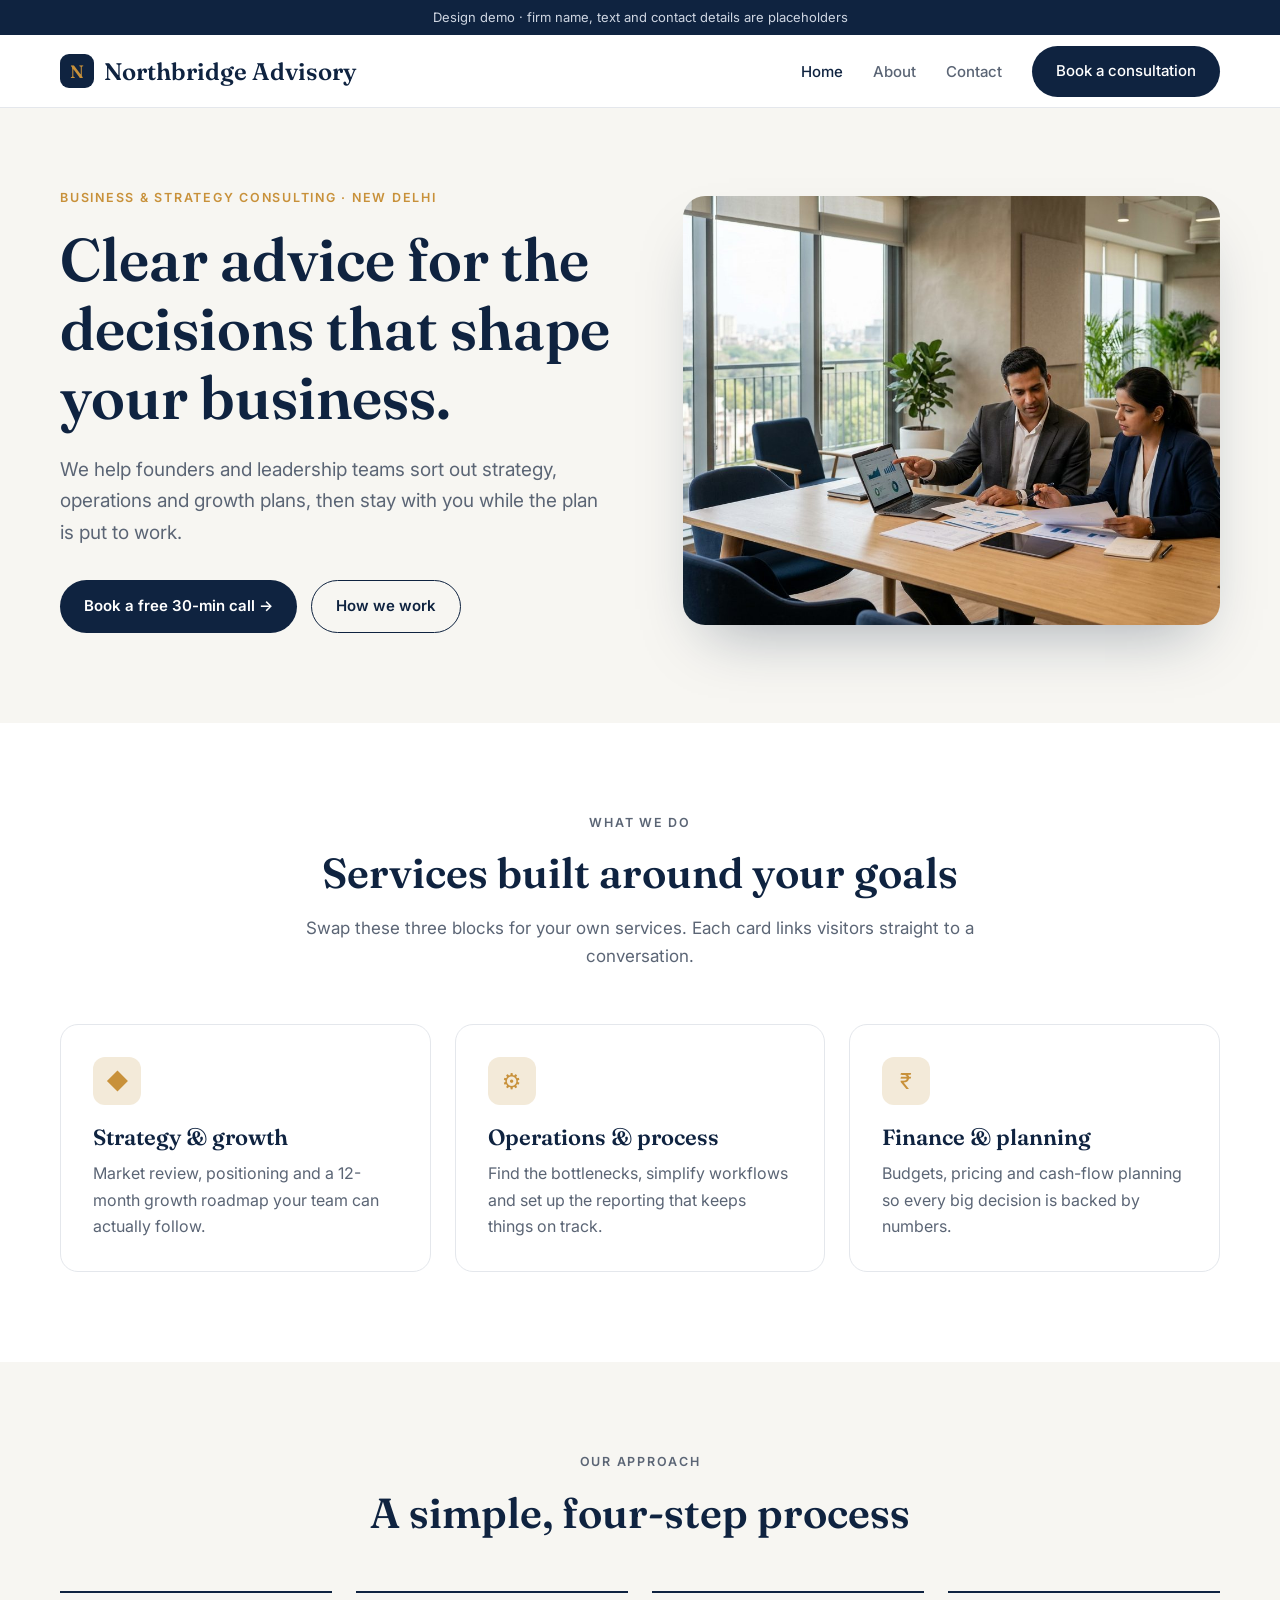
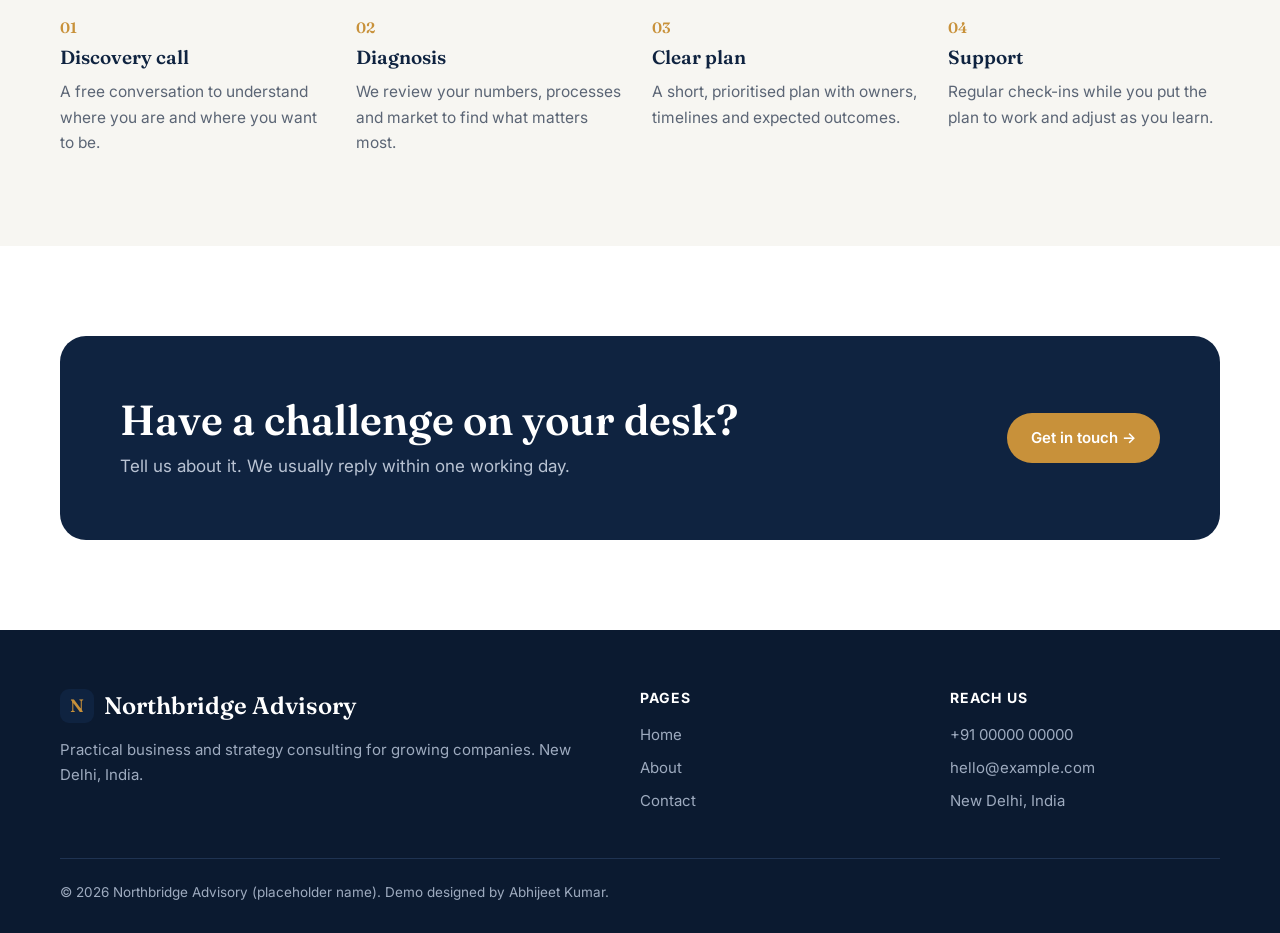
<file: index.html>
<!doctype html><html lang="en"><head><meta charset="utf-8"><meta name="viewport" content="width=device-width,initial-scale=1">
<title>Northbridge Advisory | Business Consulting in New Delhi</title><meta name="description" content="Clear, practical business consulting for growing companies in Delhi NCR and across India."><meta property="og:title" content="Northbridge Advisory | Business Consulting in New Delhi"><meta property="og:description" content="Clear, practical business consulting for growing companies in Delhi NCR and across India.">
<link rel="stylesheet" href="style.css"><link rel="icon" href="data:image/svg+xml,<svg xmlns='http://www.w3.org/2000/svg' viewBox='0 0 32 32'><rect width='32' height='32' rx='8' fill='%230f2340'/><text x='16' y='22' font-size='16' text-anchor='middle' fill='%23c8913a' font-family='serif'>N</text></svg>"></head><body>
<div class="demo-bar">Design demo &middot; firm name, text and contact details are placeholders</div>
<header><div class="wrap nav"><a class="logo" href="index.html"><span>N</span>Northbridge Advisory</a>
<button class="menu-btn" aria-label="Menu" onclick="document.querySelector('.nav ul').classList.toggle('open')">&#9776;</button>
<ul><li><a href="index.html" class="active">Home</a></li><li><a href="about.html" class="">About</a></li><li><a href="contact.html" class="">Contact</a></li><li><a class="btn" href="contact.html">Book a consultation</a></li></ul></div></header>
<section class="hero"><div class="wrap grid"><div><p class="eyebrow">Business &amp; strategy consulting &middot; New Delhi</p>
<h1>Clear advice for the decisions that shape your business.</h1>
<p class="lead">We help founders and leadership teams sort out strategy, operations and growth plans, then stay with you while the plan is put to work.</p>
<div class="cta"><a class="btn" href="contact.html">Book a free 30-min call &rarr;</a><a class="btn ghost" href="about.html">How we work</a></div></div>
<div class="hero-img"><img src="img/hero.jpg" alt="Consultants reviewing a plan with a client"></div></div></section>
<section><div class="wrap"><div class="center"><p class="eyebrow">What we do</p><h2>Services built around your goals</h2><p>Swap these three blocks for your own services. Each card links visitors straight to a conversation.</p></div>
<div class="cards">
<div class="card"><div class="icon">&#9670;</div><h3>Strategy &amp; growth</h3><p>Market review, positioning and a 12-month growth roadmap your team can actually follow.</p></div>
<div class="card"><div class="icon">&#9881;</div><h3>Operations &amp; process</h3><p>Find the bottlenecks, simplify workflows and set up the reporting that keeps things on track.</p></div>
<div class="card"><div class="icon">&#8377;</div><h3>Finance &amp; planning</h3><p>Budgets, pricing and cash-flow planning so every big decision is backed by numbers.</p></div>
</div></div></section>
<section style="background:var(--bg)"><div class="wrap"><div class="center"><p class="eyebrow">Our approach</p><h2>A simple, four-step process</h2></div>
<div class="steps"><div class="step"><h3>Discovery call</h3><p>A free conversation to understand where you are and where you want to be.</p></div>
<div class="step"><h3>Diagnosis</h3><p>We review your numbers, processes and market to find what matters most.</p></div>
<div class="step"><h3>Clear plan</h3><p>A short, prioritised plan with owners, timelines and expected outcomes.</p></div>
<div class="step"><h3>Support</h3><p>Regular check-ins while you put the plan to work and adjust as you learn.</p></div></div></div></section>
<section><div class="wrap"><div class="band"><div><h2>Have a challenge on your desk?</h2><p>Tell us about it. We usually reply within one working day.</p></div><a class="btn gold" href="contact.html">Get in touch &rarr;</a></div></div></section>
<footer><div class="wrap"><div class="cols"><div><a class="logo" href="index.html"><span>N</span>Northbridge Advisory</a><p>Practical business and strategy consulting for growing companies. New Delhi, India.</p></div>
<div><h4>Pages</h4><a href="index.html">Home</a><a href="about.html">About</a><a href="contact.html">Contact</a></div>
<div><h4>Reach us</h4><a href="tel:+910000000000">+91 00000 00000</a><a href="mailto:hello@example.com">hello@example.com</a><a href="contact.html">New Delhi, India</a></div></div>
<div class="copy">&copy; 2026 Northbridge Advisory (placeholder name). Demo designed by Abhijeet Kumar.</div></div></footer></body></html>
</file>
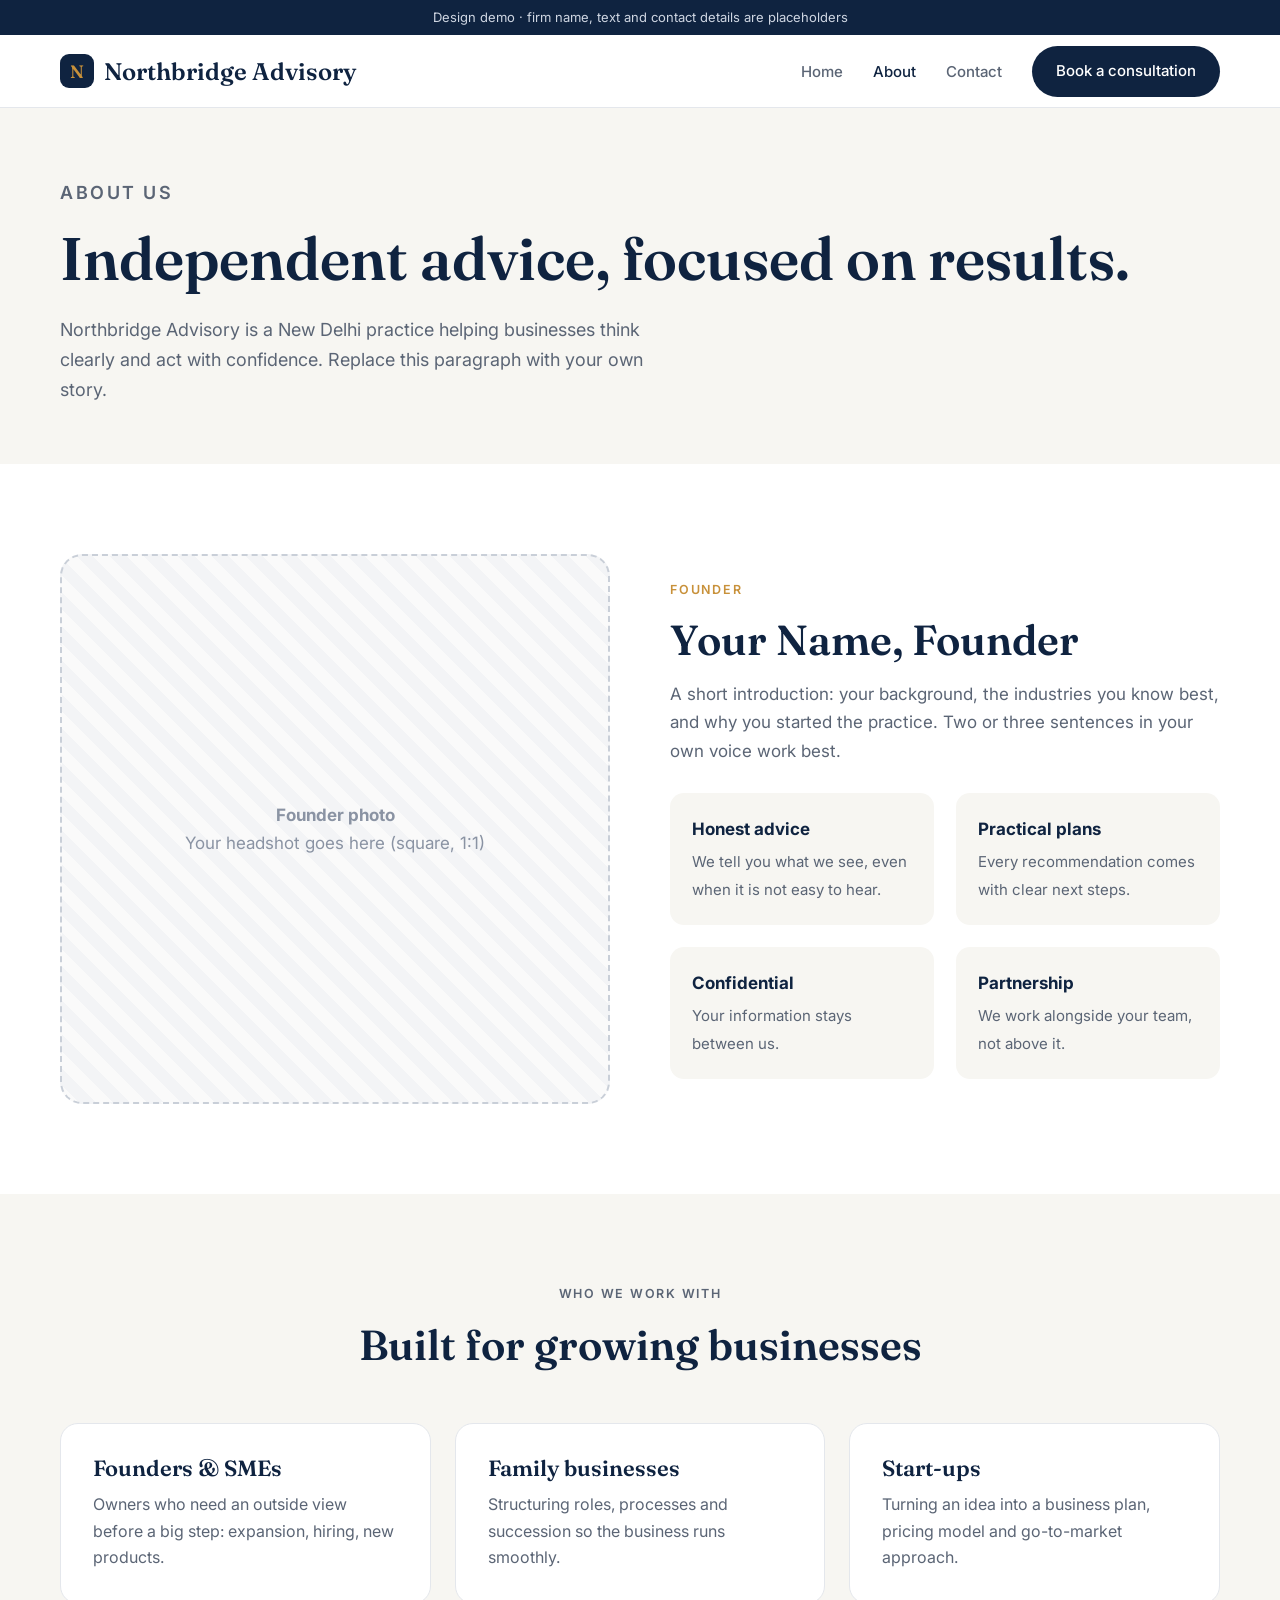
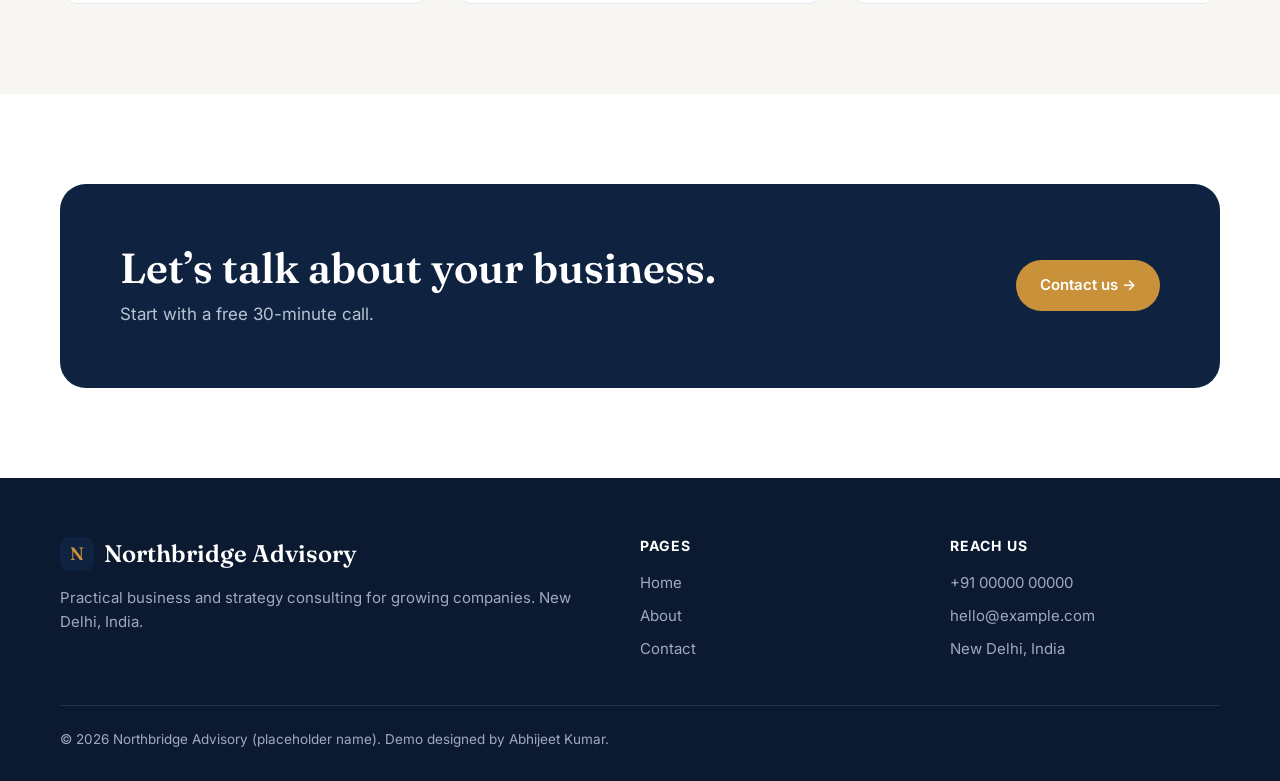
<file: about.html>
<!doctype html><html lang="en"><head><meta charset="utf-8"><meta name="viewport" content="width=device-width,initial-scale=1">
<title>About | Northbridge Advisory</title><meta name="description" content="Who we are and how we work with clients."><meta property="og:title" content="About | Northbridge Advisory"><meta property="og:description" content="Who we are and how we work with clients.">
<link rel="stylesheet" href="style.css"><link rel="icon" href="data:image/svg+xml,<svg xmlns='http://www.w3.org/2000/svg' viewBox='0 0 32 32'><rect width='32' height='32' rx='8' fill='%230f2340'/><text x='16' y='22' font-size='16' text-anchor='middle' fill='%23c8913a' font-family='serif'>N</text></svg>"></head><body>
<div class="demo-bar">Design demo &middot; firm name, text and contact details are placeholders</div>
<header><div class="wrap nav"><a class="logo" href="index.html"><span>N</span>Northbridge Advisory</a>
<button class="menu-btn" aria-label="Menu" onclick="document.querySelector('.nav ul').classList.toggle('open')">&#9776;</button>
<ul><li><a href="index.html" class="">Home</a></li><li><a href="about.html" class="active">About</a></li><li><a href="contact.html" class="">Contact</a></li><li><a class="btn" href="contact.html">Book a consultation</a></li></ul></div></header>
<section class="page-hero"><div class="wrap"><p class="eyebrow">About us</p><h1>Independent advice, focused on results.</h1><p>Northbridge Advisory is a New Delhi practice helping businesses think clearly and act with confidence. Replace this paragraph with your own story.</p></div></section>
<section><div class="wrap split"><div class="ph"><div><b>Founder photo</b><br>Your headshot goes here (square, 1:1)</div></div>
<div><p class="eyebrow">Founder</p><h2>Your Name, Founder</h2><p class="muted">A short introduction: your background, the industries you know best, and why you started the practice. Two or three sentences in your own voice work best.</p>
<div class="values"><div><b>Honest advice</b><span>We tell you what we see, even when it is not easy to hear.</span></div><div><b>Practical plans</b><span>Every recommendation comes with clear next steps.</span></div><div><b>Confidential</b><span>Your information stays between us.</span></div><div><b>Partnership</b><span>We work alongside your team, not above it.</span></div></div></div></div></section>
<section style="background:var(--bg)"><div class="wrap"><div class="center"><p class="eyebrow">Who we work with</p><h2>Built for growing businesses</h2></div>
<div class="cards"><div class="card"><h3>Founders &amp; SMEs</h3><p>Owners who need an outside view before a big step: expansion, hiring, new products.</p></div>
<div class="card"><h3>Family businesses</h3><p>Structuring roles, processes and succession so the business runs smoothly.</p></div>
<div class="card"><h3>Start-ups</h3><p>Turning an idea into a business plan, pricing model and go-to-market approach.</p></div></div></div></section>
<section><div class="wrap"><div class="band"><div><h2>Let&rsquo;s talk about your business.</h2><p>Start with a free 30-minute call.</p></div><a class="btn gold" href="contact.html">Contact us &rarr;</a></div></div></section>
<footer><div class="wrap"><div class="cols"><div><a class="logo" href="index.html"><span>N</span>Northbridge Advisory</a><p>Practical business and strategy consulting for growing companies. New Delhi, India.</p></div>
<div><h4>Pages</h4><a href="index.html">Home</a><a href="about.html">About</a><a href="contact.html">Contact</a></div>
<div><h4>Reach us</h4><a href="tel:+910000000000">+91 00000 00000</a><a href="mailto:hello@example.com">hello@example.com</a><a href="contact.html">New Delhi, India</a></div></div>
<div class="copy">&copy; 2026 Northbridge Advisory (placeholder name). Demo designed by Abhijeet Kumar.</div></div></footer></body></html>
</file>
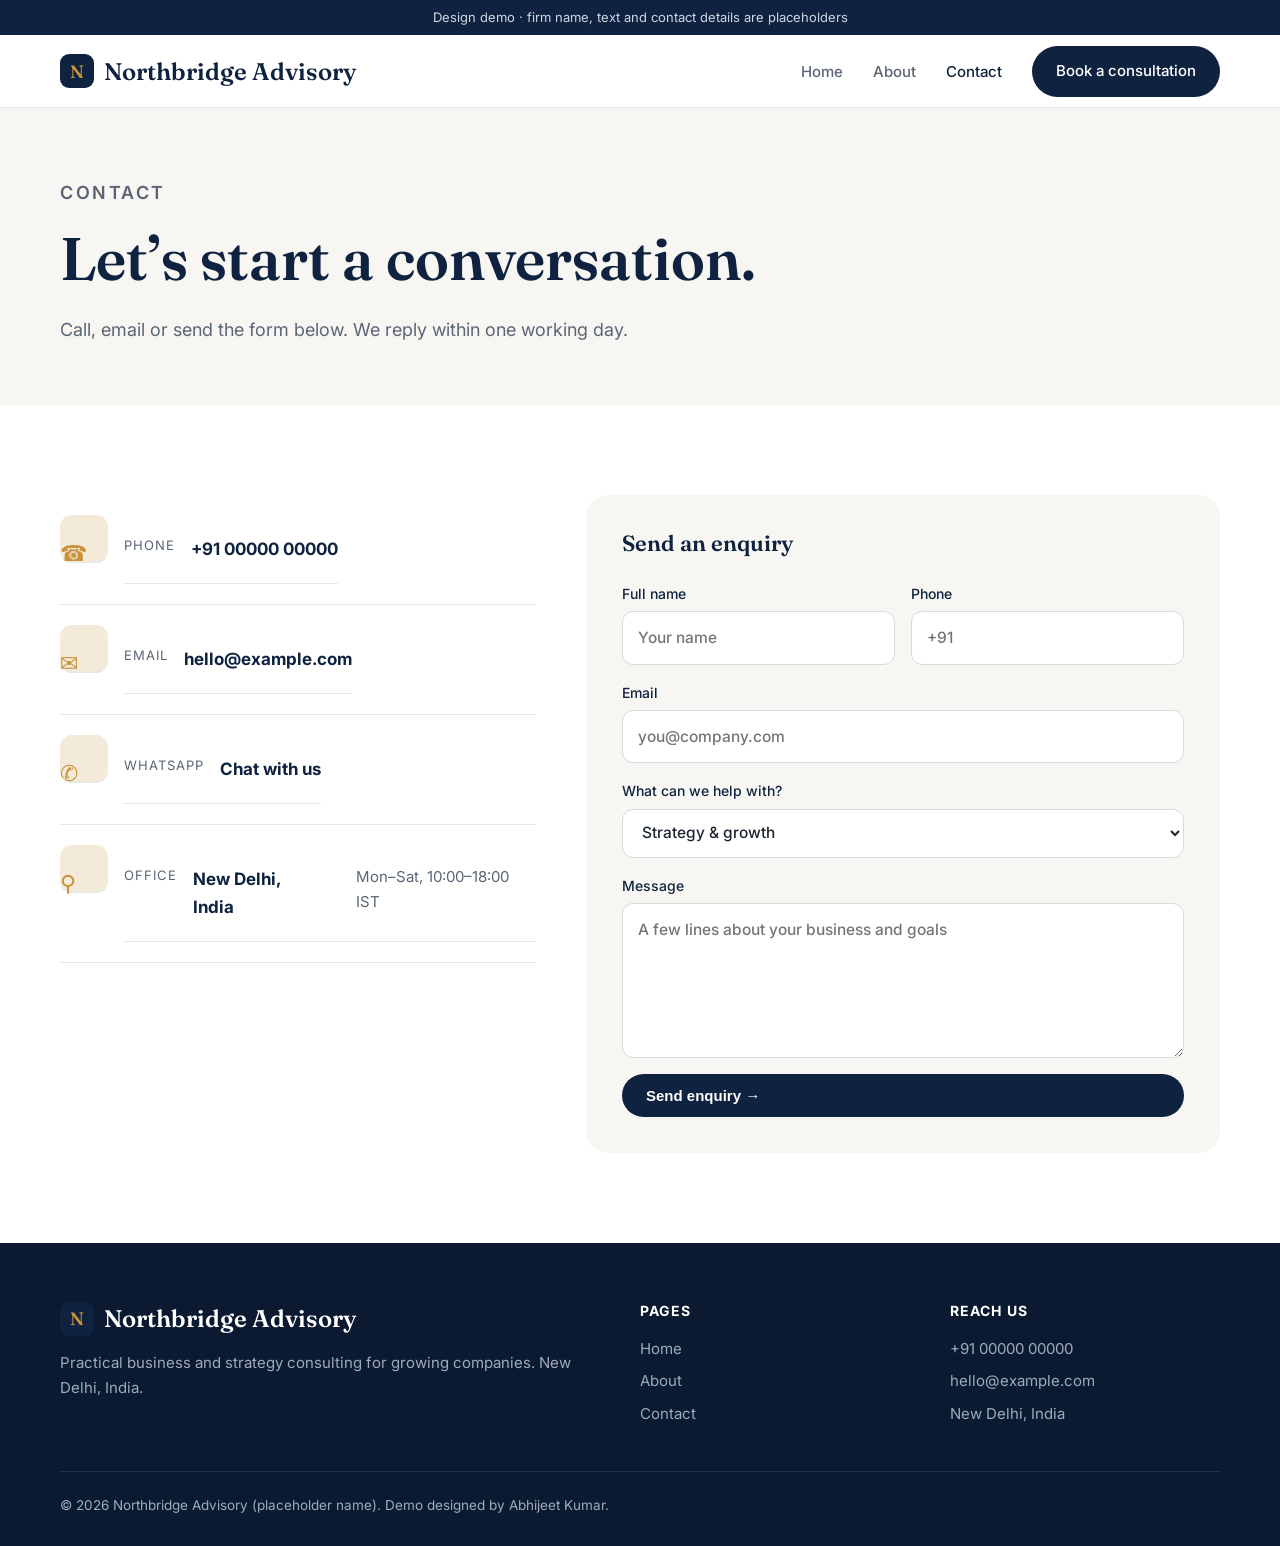
<file: contact.html>
<!doctype html><html lang="en"><head><meta charset="utf-8"><meta name="viewport" content="width=device-width,initial-scale=1">
<title>Contact | Northbridge Advisory</title><meta name="description" content="Call, email or send an enquiry to Northbridge Advisory, New Delhi."><meta property="og:title" content="Contact | Northbridge Advisory"><meta property="og:description" content="Call, email or send an enquiry to Northbridge Advisory, New Delhi.">
<link rel="stylesheet" href="style.css"><link rel="icon" href="data:image/svg+xml,<svg xmlns='http://www.w3.org/2000/svg' viewBox='0 0 32 32'><rect width='32' height='32' rx='8' fill='%230f2340'/><text x='16' y='22' font-size='16' text-anchor='middle' fill='%23c8913a' font-family='serif'>N</text></svg>"></head><body>
<div class="demo-bar">Design demo &middot; firm name, text and contact details are placeholders</div>
<header><div class="wrap nav"><a class="logo" href="index.html"><span>N</span>Northbridge Advisory</a>
<button class="menu-btn" aria-label="Menu" onclick="document.querySelector('.nav ul').classList.toggle('open')">&#9776;</button>
<ul><li><a href="index.html" class="">Home</a></li><li><a href="about.html" class="">About</a></li><li><a href="contact.html" class="active">Contact</a></li><li><a class="btn" href="contact.html">Book a consultation</a></li></ul></div></header>
<section class="page-hero"><div class="wrap"><p class="eyebrow">Contact</p><h1>Let&rsquo;s start a conversation.</h1><p>Call, email or send the form below. We reply within one working day.</p></div></section>
<section><div class="wrap contact-grid"><div class="info">
<a href="tel:+910000000000"><div class="icon">&#9742;</div><div><small>Phone</small><strong>+91 00000 00000</strong></div></a>
<a href="mailto:hello@example.com"><div class="icon">&#9993;</div><div><small>Email</small><strong>hello@example.com</strong></div></a>
<a href="https://wa.me/910000000000" target="_blank" rel="noopener"><div class="icon">&#9990;</div><div><small>WhatsApp</small><strong>Chat with us</strong></div></a>
<div><div class="icon">&#9906;</div><div><small>Office</small><strong>New Delhi, India</strong><br><span class="muted" style="font-size:15px">Mon&ndash;Sat, 10:00&ndash;18:00 IST</span></div></div></div>
<form id="f" onsubmit="event.preventDefault();this.querySelector('.ok').style.display='block';this.reset();">
<h3>Send an enquiry</h3>
<div class="row2"><label>Full name<input required name="name" placeholder="Your name"></label><label>Phone<input name="phone" type="tel" placeholder="+91"></label></div>
<label>Email<input required type="email" name="email" placeholder="you@company.com"></label>
<label>What can we help with?<select name="topic"><option>Strategy &amp; growth</option><option>Operations &amp; process</option><option>Finance &amp; planning</option><option>Something else</option></select></label>
<label>Message<textarea name="msg" rows="5" placeholder="A few lines about your business and goals"></textarea></label>
<button class="btn" type="submit">Send enquiry &rarr;</button>
<div class="ok">Thank you! (Demo: on the live site this form emails you directly.)</div></form></div></section>
<footer><div class="wrap"><div class="cols"><div><a class="logo" href="index.html"><span>N</span>Northbridge Advisory</a><p>Practical business and strategy consulting for growing companies. New Delhi, India.</p></div>
<div><h4>Pages</h4><a href="index.html">Home</a><a href="about.html">About</a><a href="contact.html">Contact</a></div>
<div><h4>Reach us</h4><a href="tel:+910000000000">+91 00000 00000</a><a href="mailto:hello@example.com">hello@example.com</a><a href="contact.html">New Delhi, India</a></div></div>
<div class="copy">&copy; 2026 Northbridge Advisory (placeholder name). Demo designed by Abhijeet Kumar.</div></div></footer></body></html>
</file>
<file: style.css>
@import url('https://fonts.googleapis.com/css2?family=Fraunces:opsz,wght@9..144,500;9..144,600&family=Inter:wght@400;500;600&display=swap');
:root{--navy:#0f2340;--ink:#1d2533;--muted:#5b6575;--line:#e4e7ec;--bg:#f7f6f2;--accent:#c8913a;--white:#fff}
*{box-sizing:border-box;margin:0;padding:0}
html{scroll-behavior:smooth}
body{font-family:Inter,system-ui,sans-serif;color:var(--ink);background:var(--white);line-height:1.65;font-size:17px}
img{max-width:100%;display:block}
a{color:inherit}
.wrap{width:min(1160px,92%);margin:auto}
.demo-bar{background:var(--navy);color:#cfd6e2;font-size:13px;text-align:center;padding:7px 12px}
header{position:sticky;top:0;z-index:20;background:rgba(255,255,255,.92);backdrop-filter:blur(10px);border-bottom:1px solid var(--line)}
.nav{display:flex;align-items:center;justify-content:space-between;height:72px}
.logo{font-family:Fraunces,serif;font-size:24px;font-weight:600;color:var(--navy);text-decoration:none;display:flex;align-items:center;gap:10px}
.logo span{width:34px;height:34px;border-radius:9px;background:var(--navy);color:var(--accent);display:grid;place-items:center;font-size:18px}
.nav ul{display:flex;gap:30px;list-style:none;align-items:center}
.nav ul a{text-decoration:none;font-weight:500;font-size:15px;color:var(--muted)}
.nav ul a.active,.nav ul a:hover{color:var(--navy)}
.btn{display:inline-flex;align-items:center;gap:8px;background:var(--navy);color:#fff!important;padding:13px 24px;border-radius:999px;text-decoration:none;font-weight:600;font-size:15px;border:0;cursor:pointer;transition:.2s}
.btn:hover{background:#1b3a66;transform:translateY(-1px)}
.btn.ghost{background:transparent;color:var(--navy)!important;border:1.5px solid var(--navy)}
.btn.gold{background:var(--accent)}
.menu-btn{display:none;background:none;border:0;font-size:26px;color:var(--navy);cursor:pointer}
.hero{background:var(--bg);padding:80px 0 90px}
.hero .grid{display:grid;grid-template-columns:1.05fr 1fr;gap:60px;align-items:center}
.eyebrow{text-transform:uppercase;letter-spacing:.14em;font-size:12.5px;font-weight:600;color:var(--accent);margin-bottom:16px}
h1,h2,h3{font-family:Fraunces,serif;color:var(--navy);line-height:1.15;font-weight:600}
h1{font-size:clamp(38px,5vw,60px);margin-bottom:22px}
h2{font-size:clamp(30px,3.6vw,42px);margin-bottom:16px}
h3{font-size:22px;margin-bottom:10px}
.lead{font-size:19px;color:var(--muted);max-width:540px;margin-bottom:32px}
.cta{display:flex;gap:14px;flex-wrap:wrap}
.hero-img{border-radius:22px;overflow:hidden;box-shadow:0 30px 60px -25px rgba(15,35,64,.35);aspect-ratio:4/3.2}
.hero-img img{width:100%;height:100%;object-fit:cover}
section{padding:90px 0}
.center{text-align:center;max-width:680px;margin:0 auto 54px}
.center p{color:var(--muted)}
.cards{display:grid;grid-template-columns:repeat(3,1fr);gap:24px}
.card{border:1px solid var(--line);border-radius:18px;padding:32px;background:#fff;transition:.25s}
.card:hover{box-shadow:0 20px 40px -24px rgba(15,35,64,.3);transform:translateY(-3px)}
.icon{width:48px;height:48px;border-radius:12px;background:#f3ead9;color:var(--accent);display:grid;place-items:center;font-size:22px;margin-bottom:20px}
.card p{color:var(--muted);font-size:16px}
.steps{display:grid;grid-template-columns:repeat(4,1fr);gap:24px;counter-reset:s}
.step{padding-top:20px;border-top:2px solid var(--navy)}
.step:before{counter-increment:s;content:"0" counter(s);font-family:Fraunces,serif;font-size:15px;color:var(--accent);font-weight:600}
.step h3{font-size:19px;margin-top:6px}
.step p{color:var(--muted);font-size:15.5px}
.band{background:var(--navy);color:#dfe5ee;border-radius:26px;padding:60px;display:flex;justify-content:space-between;align-items:center;gap:30px;flex-wrap:wrap}
.band h2{color:#fff;margin:0}
.band p{color:#b9c3d3;margin-top:8px}
.split{display:grid;grid-template-columns:1fr 1fr;gap:60px;align-items:center}
.muted{color:var(--muted)}
.values{display:grid;grid-template-columns:1fr 1fr;gap:22px;margin-top:28px}
.values div{background:var(--bg);border-radius:14px;padding:22px}
.values b{display:block;color:var(--navy);margin-bottom:4px}
.values span{font-size:15px;color:var(--muted)}
.ph{border:2px dashed #c9cfd8;border-radius:22px;aspect-ratio:1/1;display:grid;place-items:center;text-align:center;color:#8a93a3;background:repeating-linear-gradient(45deg,#fafafa,#fafafa 12px,#f3f4f6 12px,#f3f4f6 24px);padding:30px}
.page-hero{background:var(--bg);padding:70px 0 60px}
.page-hero p{color:var(--muted);max-width:620px;font-size:18px}
.contact-grid{display:grid;grid-template-columns:1fr 1.3fr;gap:50px}
.info a,.info div{display:flex;gap:16px;align-items:flex-start;text-decoration:none;padding:20px 0;border-bottom:1px solid var(--line)}
.info .icon{margin:0;flex:none}
.info small{display:block;color:var(--muted);font-size:13px;text-transform:uppercase;letter-spacing:.08em}
.info strong{color:var(--navy);font-size:17px}
form{background:var(--bg);padding:36px;border-radius:22px;display:grid;gap:16px}
.row2{display:grid;grid-template-columns:1fr 1fr;gap:16px}
label{font-size:14px;font-weight:500;color:var(--navy);display:grid;gap:6px}
input,select,textarea{font:inherit;font-size:15.5px;padding:13px 15px;border:1px solid #d6dae1;border-radius:11px;background:#fff;color:var(--ink);outline:none}
input:focus,select:focus,textarea:focus{border-color:var(--navy);box-shadow:0 0 0 3px rgba(15,35,64,.1)}
.ok{display:none;background:#e7f4ec;color:#1f6b3b;padding:14px 16px;border-radius:11px;font-size:15px}
footer{background:#0b1a30;color:#9eabbf;padding:56px 0 30px;font-size:15px}
footer .cols{display:grid;grid-template-columns:2fr 1fr 1fr;gap:40px;margin-bottom:36px}
footer h4{color:#fff;font-size:14px;letter-spacing:.08em;text-transform:uppercase;margin-bottom:14px}
footer a{display:block;text-decoration:none;margin-bottom:8px}
footer a:hover{color:#fff}
footer .logo{color:#fff;margin-bottom:12px}
.copy{border-top:1px solid #1f3352;padding-top:22px;font-size:13.5px}
@media(max-width:900px){
 .hero .grid,.split,.contact-grid{grid-template-columns:1fr}
 .cards{grid-template-columns:1fr}
 .steps{grid-template-columns:1fr 1fr}
 footer .cols{grid-template-columns:1fr 1fr}
 .menu-btn{display:block}
 .nav ul{position:absolute;top:72px;left:0;right:0;background:#fff;flex-direction:column;padding:20px;gap:18px;border-bottom:1px solid var(--line);display:none}
 .nav ul.open{display:flex}
 .band{padding:40px 28px}
 section{padding:64px 0}
}
@media(max-width:560px){.steps,.values,.row2{grid-template-columns:1fr}footer .cols{grid-template-columns:1fr}form{padding:24px}}
</file>
